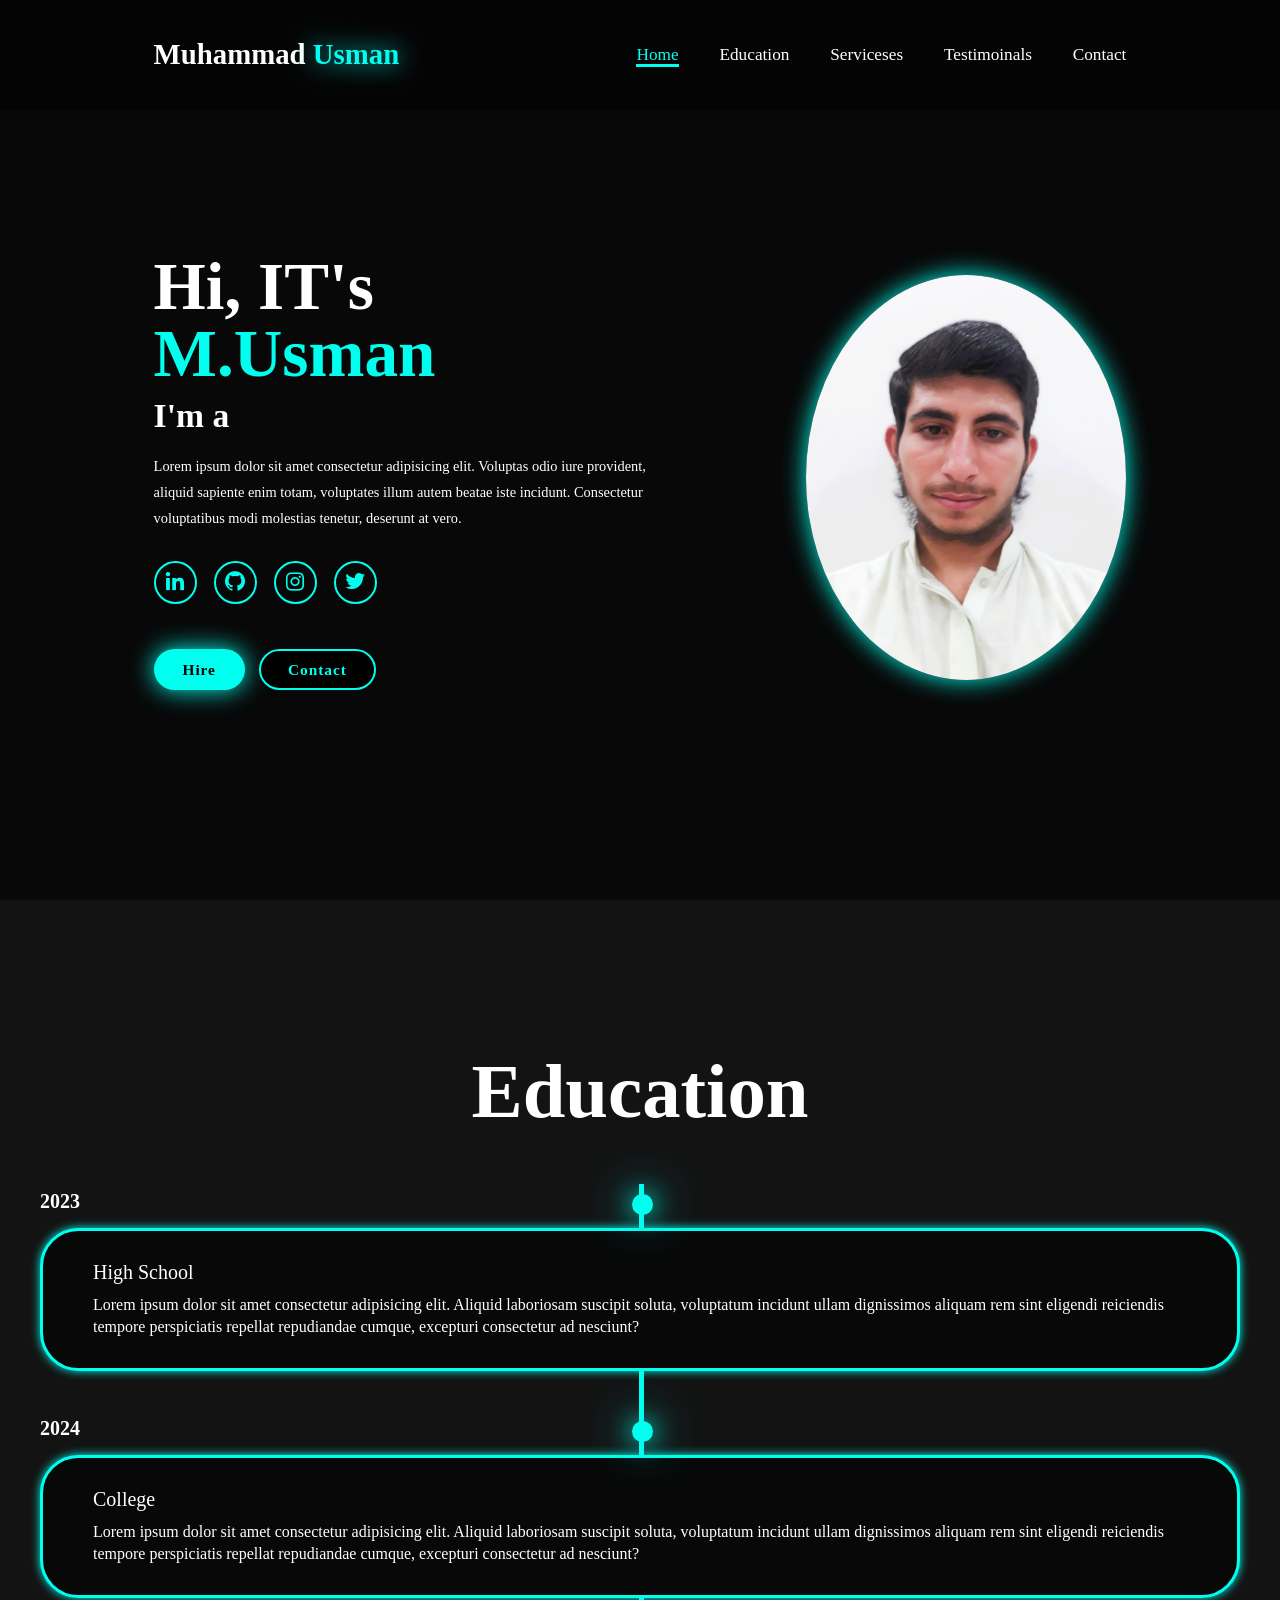
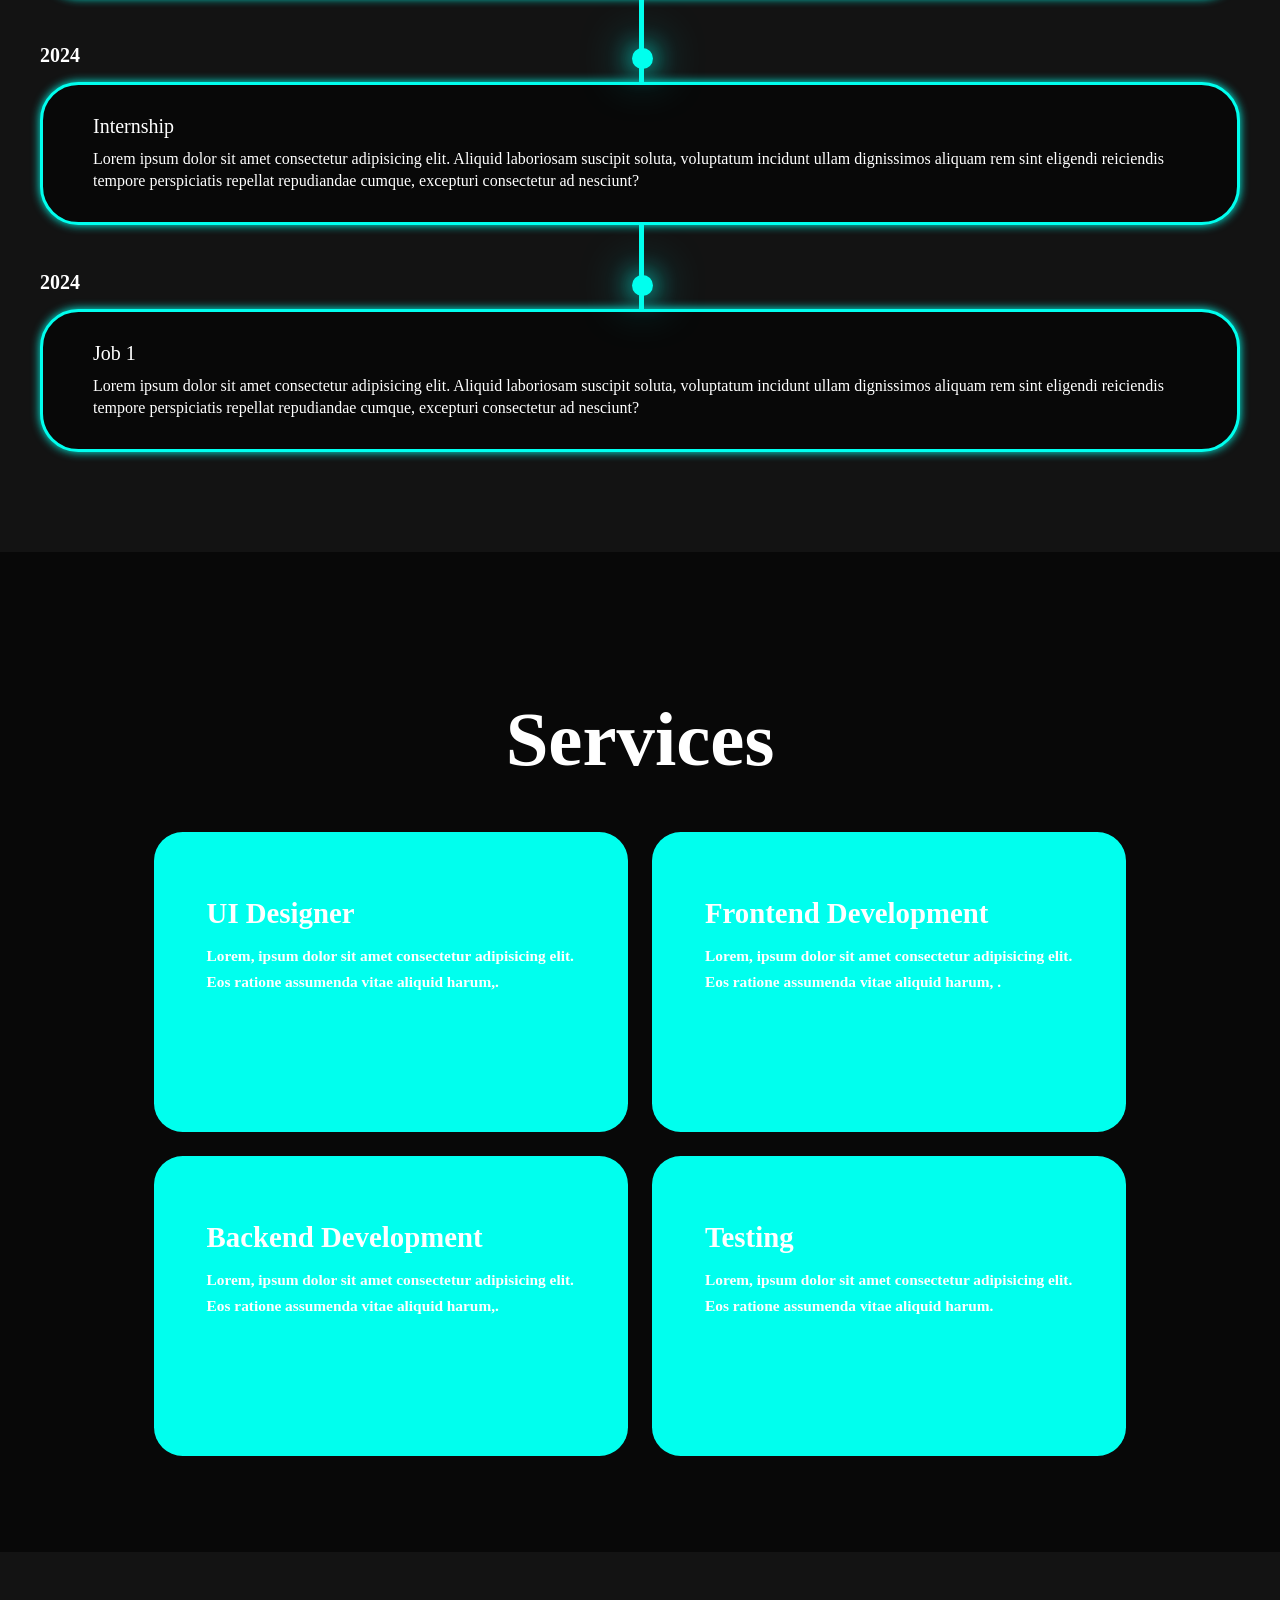
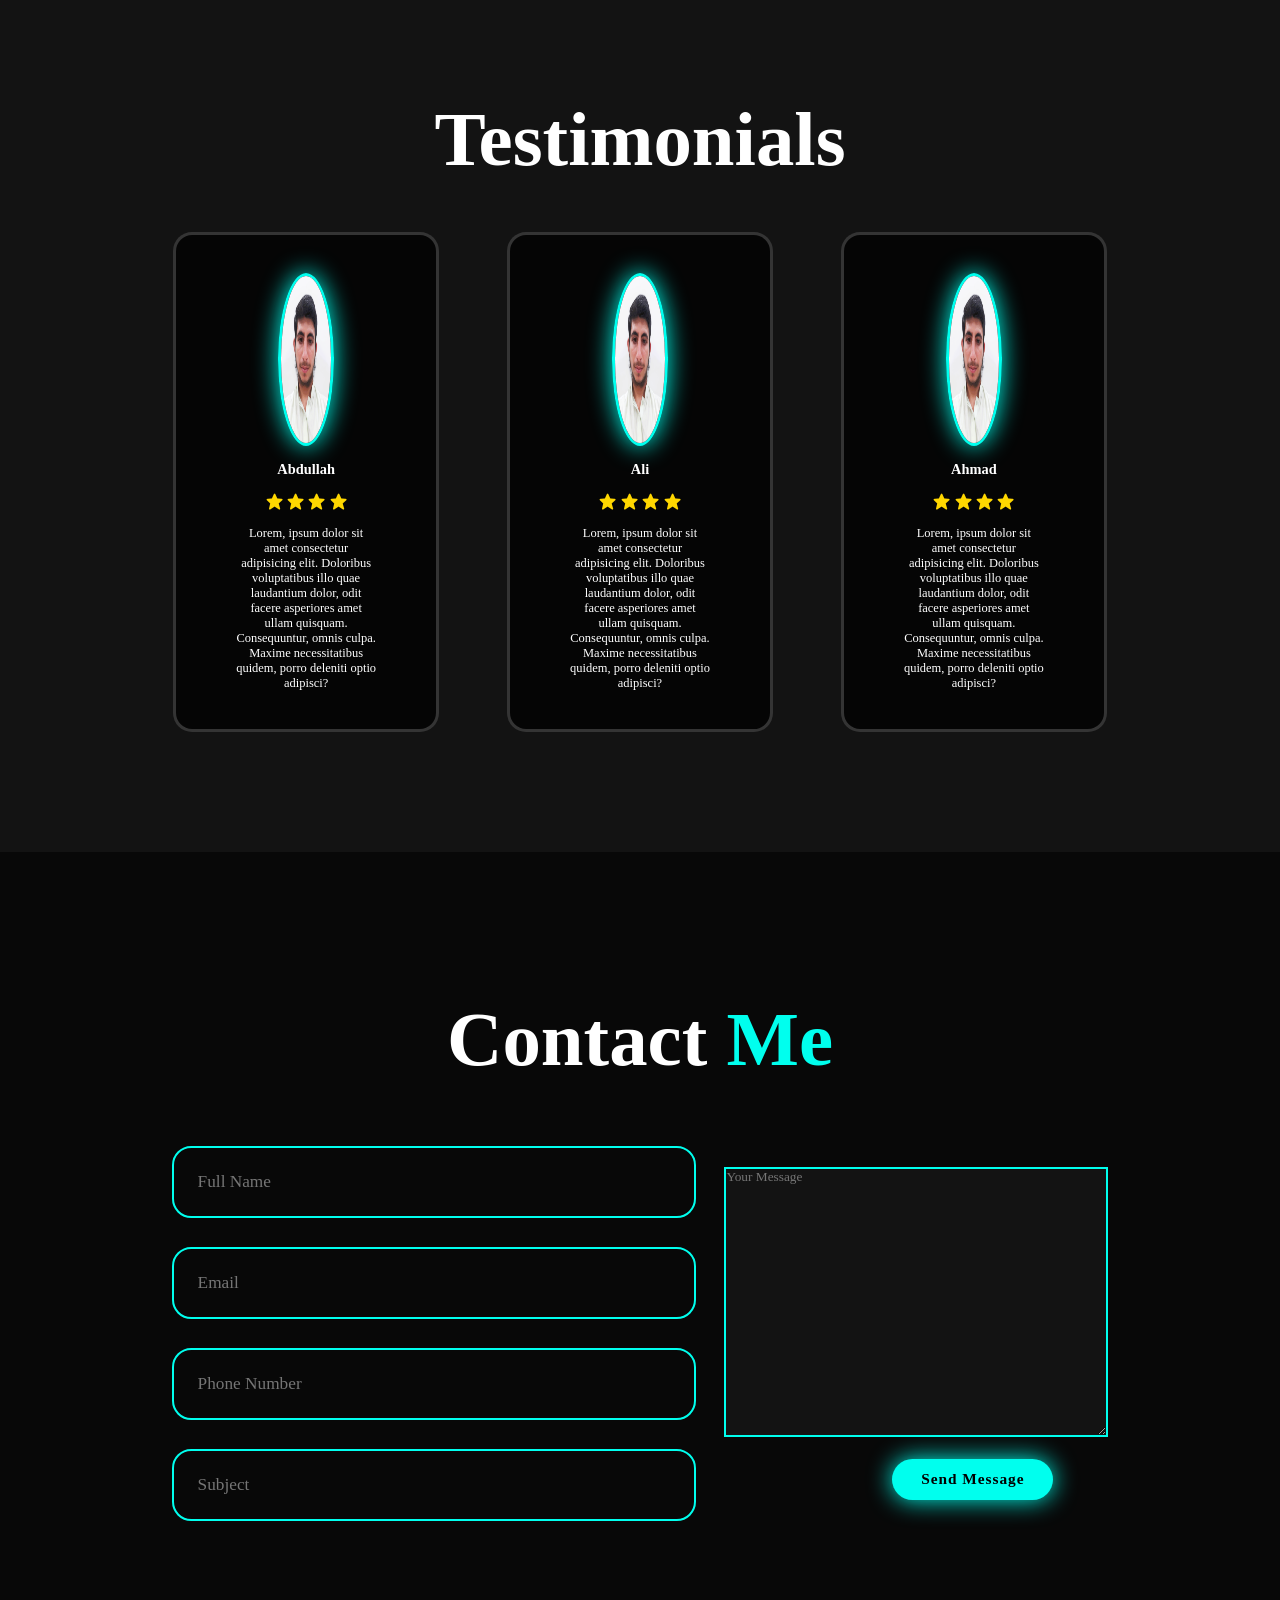
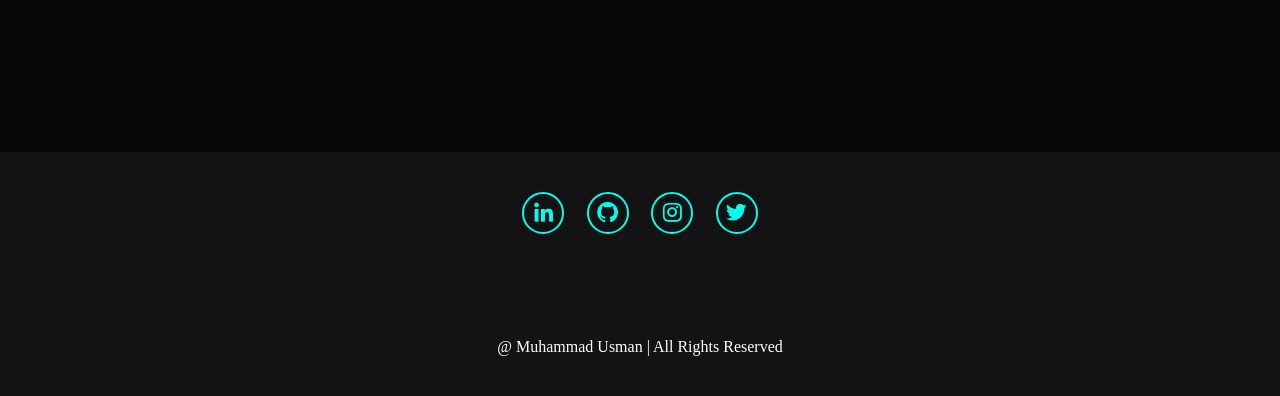
<file: My Portfolio/index.html>
<!DOCTYPE html>
<html lang="en">
<head>
    <meta charset="UTF-8">
    <meta name="viewport" content="width=device-width, initial-scale=1.0">
    <title>Portfolio</title>
    <link rel="stylesheet" href="style.css">
    <link href='https://unpkg.com/boxicons@2.1.4/css/boxicons.min.css' rel='stylesheet'>
</head>
<body>
    
    <header class="header">
        <a href="#home" class="logo">Muhammad
            <span>Usman</span></a>

            <i class='bx bx-menu' id="menu-icon"></i>

            <nav class="navbar">
                <a href="#home "class="active">Home</a>
                <a href="#education ">Education</a>
                <a href="#Services ">Serviceses</a>
                <a href="#testimoinals">Testimoinals</a>
                <a href="#contact">Contact</a>
            </nav>
    </header>

      <section class="home" id="home">
        <div class="home-content"><h1>Hi, IT's <span>M.Usman</span></h1>
        <h3 class="text-animation">I'm a   <span></span></h3>
        <p> 
            Lorem ipsum dolor sit amet consectetur adipisicing elit. Voluptas odio iure provident, aliquid sapiente enim totam, voluptates illum autem beatae iste incidunt. Consectetur voluptatibus modi molestias tenetur, deserunt at vero.</p>
      
           <div class="social-icons">
            <a href="#"><i class='bx bxl-linkedin'></i></a>
            <a href="#"><i class='bx bxl-github'></i></a>
            <a href="#"><i class='bx bxl-instagram'></i></a>
            <a href="#"><i class='bx bxl-twitter'></i></a>
           </div>
        
           <div class="btn-group">
            <a href="#" class="btn">Hire</a>
            <a href="#contact" class="btn">Contact</a>
           </div>  
        </div>

        <div class="home-img">
            <img src="./assets/me.png" alt="">
        </div>
      </section>
     
      <section class="education" id="education">
         <h2 class="heading">Education</h2>

         <div class="timeline-items">
            <div class="timeline-item">
                <div class="timeline-dot"> </div>
                    <div class="timeline-date">2023</div>
                    <div class="timeline-content">
                        <h3>High School</h3>
                        <p>Lorem ipsum dolor sit amet consectetur adipisicing elit. Aliquid laboriosam suscipit soluta, voluptatum incidunt ullam dignissimos aliquam rem sint eligendi reiciendis tempore perspiciatis repellat repudiandae cumque, excepturi consectetur ad nesciunt?</p>
                    </div>
               
            </div> 

            <div class="timeline-items">
                <div class="timeline-item">
                    <div class="timeline-dot">  </div>
                        <div class="timeline-date">2024</div>
                        <div class="timeline-content">
                            <h3>College</h3>
                            <p>Lorem ipsum dolor sit amet consectetur adipisicing elit. Aliquid laboriosam suscipit soluta, voluptatum incidunt ullam dignissimos aliquam rem sint eligendi reiciendis tempore perspiciatis repellat repudiandae cumque, excepturi consectetur ad nesciunt?</p>
                        </div>
                  
                </div> 

                <div class="timeline-items">
                    <div class="timeline-item">
                        <div class="timeline-dot"></div>
                            <div class="timeline-date">2024</div>
                            <div class="timeline-content">
                                <h3>Internship</h3>
                                <p>Lorem ipsum dolor sit amet consectetur adipisicing elit. Aliquid laboriosam suscipit soluta, voluptatum incidunt ullam dignissimos aliquam rem sint eligendi reiciendis tempore perspiciatis repellat repudiandae cumque, excepturi consectetur ad nesciunt?</p>
                            </div>
                        
                    </div> 

                    <div class="timeline-items">
                        <div class="timeline-item">
                            <div class="timeline-dot"></div>
                                <div class="timeline-date">2024</div>
                                <div class="timeline-content">
                                    <h3>Job 1</h3>
                                    <p>Lorem ipsum dolor sit amet consectetur adipisicing elit. Aliquid laboriosam suscipit soluta, voluptatum incidunt ullam dignissimos aliquam rem sint eligendi reiciendis tempore perspiciatis repellat repudiandae cumque, excepturi consectetur ad nesciunt?</p>
                                </div>
                            
                        </div> 
         </div>
      </section>


      <section class="Services" id="Services">
        <h2 class="heading">Services</h2>

        <div class="services-container">
            <div class="services-box">
                <div class="services-info">
                    <h4>UI Designer</h4>
                    <p>Lorem, ipsum dolor sit amet consectetur adipisicing elit. Eos ratione assumenda vitae aliquid harum,.</p>
                </div>
            </div>

            <div class="services-box">
                <div class="services-info">
                    <h4>Frontend Development</h4>
                    <p>Lorem, ipsum dolor sit amet consectetur adipisicing elit. Eos ratione assumenda vitae aliquid harum, .</p>
                </div>
            </div>

            <div class="services-box">
                <div class="services-info">
                    <h4>Backend Development</h4>
                    <p>Lorem, ipsum dolor sit amet consectetur adipisicing elit. Eos ratione assumenda vitae aliquid harum,.</p>
                </div>
            </div>

            <div class="services-box">
                <div class="services-info">
                    <h4>Testing</h4>
                    <p>Lorem, ipsum dolor sit amet consectetur adipisicing elit. Eos ratione assumenda vitae aliquid harum.</p>
                </div>
            </div>
        </div>
      </section>


   <section class="testimoinals" id="testimoinals">
    <div class="testimoinals-box">
        <h2 class="heading">Testimonials</h2>

        <div class="wrapper">
            <div class="testimoinals-item">
                <img src="./assets/me.png" alt="">
                <h2>Abdullah</h2>
                <div class="rating">
                    <i class='bx bxs-star' id="star"></i>
                    <i class='bx bxs-star' id="star"></i>
                    <i class='bx bxs-star' id="star"></i>
                    <i class='bx bxs-star' id="star"></i>
                </div>
                <p>Lorem, ipsum dolor sit amet consectetur adipisicing elit. Doloribus voluptatibus illo quae laudantium dolor, odit facere asperiores amet ullam quisquam. Consequuntur, omnis culpa. Maxime necessitatibus quidem, porro deleniti optio adipisci?</p>
            </div>

            <div class="testimoinals-item">
                <img src="./assets/me.png" alt="">
                <h2>Ali</h2>
                <div class="rating">
                    <i class='bx bxs-star' id="star"></i>
                    <i class='bx bxs-star' id="star"></i>
                    <i class='bx bxs-star' id="star"></i>
                    <i class='bx bxs-star' id="star"></i>
                </div>
                <p>Lorem, ipsum dolor sit amet consectetur adipisicing elit. Doloribus voluptatibus illo quae laudantium dolor, odit facere asperiores amet ullam quisquam. Consequuntur, omnis culpa. Maxime necessitatibus quidem, porro deleniti optio adipisci?</p>
            </div>

            <div class="testimoinals-item">
                <img src="./assets/me.png" alt="">
                <h2>Ahmad</h2>
                <div class="rating">
                    <i class='bx bxs-star' id="star"></i>
                    <i class='bx bxs-star' id="star"></i>
                    <i class='bx bxs-star' id="star"></i>
                    <i class='bx bxs-star' id="star"></i>
                </div>
                <p>Lorem, ipsum dolor sit amet consectetur adipisicing elit. Doloribus voluptatibus illo quae laudantium dolor, odit facere asperiores amet ullam quisquam. Consequuntur, omnis culpa. Maxime necessitatibus quidem, porro deleniti optio adipisci?</p>
            </div>
        </div>
    </div>
   </section>


    <section class="contact" id="contact">
        <h2 class="heading">Contact <span>Me</span></h2>

        <form action="">
            <div class="input-group">
                <div class="input-box">
                    <input type="text" placeholder="Full Name">
                    <input type="email" placeholder="Email"> 
                </div>

                <div class="input-box">
                    <input type="number" placeholder="Phone Number">
                    <input type="text" placeholder="Subject">
                </div>
            </div>

            <div class="input-group-2">
                <textarea name="" id="" cols="30"
                rows="10" placeholder="Your Message"></textarea>
                <input type="submit" value="Send Message" class="btn1">
            </div>
        </form>
    </section>


      <footer class="footer">
        <div class="social">
            <a href="#"><i class='bx bxl-linkedin'></i></a>
            <a href="#"><i class='bx bxl-github'></i></a>
            <a href="#"><i class='bx bxl-instagram'></i></a>
            <a href="#"><i class='bx bxl-twitter'></i></a>
        </div>

        <ul class="list">
            <li><a href="#FAQ"></a></li>
            <li><a href="#Services"></a></li>
            <li><a href="#About Me"></a></li>
            <li><a href="#Contact"></a></li>
            <li><a href="#Testimoinals"></a></li>
        </ul>
        <p class="copyright">
            @ Muhammad Usman | All Rights Reserved
        </p>
      </footer>

</body>
<script src="sdript.js"></script>
</html>
</file>
<file: My Portfolio/style.css>
* {
  margin: 0;
  padding: 0;
  box-sizing: border-box;
  text-decoration: none;
  border: none;
  outline: none;
  scroll-behavior: smooth;
  font-family: "Poppins", serif;
  ;
}

:root {
  --bg-color: #080808;
  --second-bg-color: #131313;
  --text-color: white;
  --main-color: #00ffee;
}

html {
  font-size: 60%;
  overflow-x: hidden;
}

body {
  background: var(--bg-color);
  color: var(--text-color);
}

.header {
  position: fixed;
  top: 0;
  left: 0;
  width: 100%;
  padding: 4rem 12% 4rem;
  background: rgba(0, 0, 0, 0.404);
  backdrop-filter: blur(10px);
  display: flex;
  justify-content: space-between;
  align-items: center;
  z-index: 5;
}

.logo {
  font-size: 3rem;
  color: var(--text-color);
  font-weight: 800;
  cursor: pointer;
  transition: 0.3s ease;
}

.logo:hover {
  transform: scale(1.1);
}

.logo span {
  text-shadow: 0 0 25px var(--main-color);
}

.navbar a {
  font-size: 1.8rem;
  color: var(--text-color);
  font-weight: 500;
  margin-left: 4rem;
  transition: 0.3s ease;
  border-bottom: 3px solid transparent;
}

.navbar a:hover,
.navbar a.active {
  color: var(--main-color);
  border-bottom: 3px solid var(--main-color);
}

#menu-icon {
  font-size: 3.6rem;
  color: var(--main-color);
  display: none;
}

section {
  min-height: 100vh;
  padding: 10rem 12% 10rem;
}

.home {
  display: flex;
  justify-content: center;
  align-items: center;
  gap: 15rem;
}

.home-content {
  display: flex;
  justify-content: center;
  flex-direction: column;
  align-items: baseline;
  text-align: left;
  margin-top: 3rem;
}

span {
  color: var(--main-color);
}

.logo span {
  color: var(--main-color);
}

.home-content h3 {
  margin-bottom: 2rem;
  margin-top: 1rem;
  font-size: 3.5rem;
}

.home-content h1 {
  font-size: 7rem;
  font-weight: 700;
  margin-top: 1.5rem;
  line-height: 1;
}

.home-img {
  border-radius: 50%;
}

.home-img img {
  position: relative;
  top: 3rem;
  width: 25vw;
  height: 45vh;
  border-radius: 60%;
  box-shadow: 0 0 25px var(--main-color);
  cursor: pointer;
  transition: 0.4s ease-in-out;
}

.home-img img:hover {
  box-shadow: 0 0 25px var(--main-color),
    0 0 50px var(--main-color),
    0 0 100px var(--main-color);
}

.home-content p {
  font-size: 1.5rem;
  font-weight: 500;
  line-height: 1.8;
  max-width: 1000px;
}

.social-icons a {
  display: inline-flex;
  justify-content: center;
  align-items: center;
  width: 4.5rem;
  height: 4.5rem;
  background: transparent;
  border: 2px solid var(--main-color);
  font-size: 2.5rem;
  border-radius: 50%;
  color: var(--main-color);
  margin: 3rem 1.5rem 3rem 0;
  transition: 0.3s ease-in-out;
}

.social-icons a:hover {
  color: var(--text-color);
  transform: scale(1.3) translatey(-5px);
  box-shadow: 0 0 25px var(--main-color);
  background-color: var(--main-color);
}

.btn {
  display: inline-block;
  padding: 1rem 2.8rem;
  background: var(--main-color);
  box-shadow: 0 0 25px var(--main-color);
  border-radius: 4rem;
  font-size: 1.6rem;
  color: black;
  border: 2px solid transparent;
  letter-spacing: 0.1rem;
  font-weight: 600;
  transition: 0.3s ease-in-out;
  cursor: pointer;
}

.btn:hover {
  transform: scale(1.05);
  box-shadow: 0 0 50px var(--main-color);
}

.btn-group {
  display: flex;
  align-items: center;
  gap: 1.5rem;
  margin-top: 1.7rem;
}

.btn-group a:nth-of-type(2) {
  background-color: black;
  color: var(--main-color);
  border: 2px solid var(--main-color);
  box-shadow: 0 0 25px transparent;
}

.btn-group a:nth-of-type(2):hover {
  box-shadow: 0 0 25px var(--main-color);
  background: var(--main-color);
  color: black;
}
.text-animation {
  font-size: 34px;
  font-weight: 600;
  min-width: 280px;
}

.text-animation span {
  position: relative;
}

.text-animation span::before {
  content: "Web Developer";
  color: var(--main-color);
  animation: words 20s infinite;
}

.text-animation span::after {
  content: "";
  background-color: var(--bg-color);
  position: absolute;
  width: calc(100% + 8px);
  height: 100%;
  border-left: 3px solid var(--bg-color);
  right: -8px;
  animation: cursor 0.6s infinite, typing 20s steps(14) infinite;
}

@keyframes cursor {
  to {
    border-left: 2px solid var(--main-color);
  }
}

@keyframes words {
  0%, 20% {
    content: "Frontend Designer";
  }
  21%, 40% {
    content: "Web Designer";
  }
  41%, 60% {
    content: "UI / UX Designer";
  }
  61%, 80% {
    content: "Web Developer";
  }
  81%, 100% {
    content: "Software Tester";
  }
}

@keyframes typing {
  10%, 15%, 30%, 35%, 50%, 55%, 70%, 75%, 90%, 95% {
    width: 0;
  }
  5%, 20%, 25%, 40%, 45%, 60%, 65%, 80%, 85% {
    width: calc(100% + 8px);
  }
}






.heading {
  font-size: 8rem;
  text-align: center;
  margin: 5rem 0;
}

.education {
  padding: 100px 15px;
  background: var(--second-bg-color);
}

.education h2 {
  margin-bottom: 5rem;
}

.timeline-items {
  max-width: 1200px;
  margin: auto;
  display: flex;
  flex-wrap: wrap;
  position: relative;
}

.timeline-items::before {
  content: "";
  position: absolute;
  width: 5px;
  height: 100%;
  background-color: var(--main-color);
  left: calc(50% - 1px);
}

.timeline-item {
  margin-bottom: 40px;
  width: 100%;
  position: relative;
}

.timeline-item:last-child {
  margin-bottom: 0;
}

.timeline-item:nth-child(add) {
  padding-right: calc(50% + 30px);
  text-align: right;
}

.timeline-item:nth-child(even) {
  padding-left: calc(50% + 30px);
}

.timeline-dot {
  height: 21px;
  width: 21px;
  background-color: var(--main-color);
  box-shadow: 0 0 25px var(--main-color),
    0 0 50px var(--main-color);
  position: absolute;
  left: calc(50% - 8px);
  border-radius: 50%;
  top: 10px;

}

.timeline-date {
  font-size: 20px;
  font-weight: 800;
  color: white;
  margin: 6px 0 15px;
}

.timeline-content {
  background-color: var(--bg-color);
  border: 3px solid var(--main-color);
  padding: 30px 50px;
  border-radius: 4rem;
  box-shadow: 0 0 10px var(--main-color);
  cursor: pointer;
  transition: 0.3s ease-in-out;
}

.timeline-content:hover {
  transform: scale(1.05);
  box-shadow: 0 0 25 var(--main-color);
}

.timeline-content h3 {
  font-size: 20px;
  color: white;
  margin: 0 0 10px;
  font-weight: 500;
}

.timeline-content p {
  color: white;
  font-size: 16px;
  font-weight: 300;
  line-height: 22px;
}

::wwebkit-scrollbar {
  width: 150px;
}

::wwebkit-scrollbar-track {
  background-color: var(--bg-color);
}

::wwebkit-scrollbar-thumb {
  background-color: var(--main-color);
  width: 50px;
}

.sevices {
  background: var(--bg-color);
  color: black;
}

.services h2 {
  margin-bottom: 5rem;
  color: white;
}

.services-container {
  display: grid;
  grid-template-columns: repeat(2, 1fr);
  align-items: center;
  gap: 2.5rem;
}

.services-box {
  background-color: var(--main-color);
  height: 300px;
  border-radius: 3rem;
  border: 5px solid transparent;
  cursor: pointer;
  transition: 0.4s ease-in-out;
}

.services-box:hover {
  background: white;
  color: black;
  border: 5px solid var(--main-color);
  transform: scale(1.03);
}

.services-box .services-info {
  display: flex;
  flex-direction: column;
  text-align: left;
  max-height: 200px;
  justify-content: left;
  align-items: baseline;
  padding: 5rem 5rem;
}

.services-info h4 {
  font-size: 3rem;
  font-weight: 800;
  line-height: 2;
}

.services-info p {
  font-size: 1.6rem;
  font-weight: 600;
  max-height: 100px;
  line-height: 1.7;
  margin: auto;
}

.testimoinals {
  background: var(--second-bg-color);
}

.testimoinals-box {
  background-size: cover;
  display: flex;
  align-items: center;
  justify-content: center;
  flex-direction: column;
}

.testimoinals .heading {
  margin-bottom: 5rem;
}

.testimoinals-box img {
  width: 40%;
  height: 40%;
  border-radius: 70%;
  border: 3px solid var(--main-color);
  box-shadow: 0 0 25px var(--main-color);
}

.wrapper {
  display: grid;
  grid-template-columns: repeat(3, 1fr);
  gap: 3rem;
}

.testimoinals-item {
  min-height: 500px;
  max-width: 450px;
  background: rgba(0, 0, 0, 0.7);
  border: 3px solid rgba(238, 238, 238, 0.2);
  border-radius: 2rem;
  margin: 0 2rem;
  padding: 30px 60px;
  cursor: pointer;
  display: flex;
  flex-direction: column;
  align-items: center;
  justify-content: center;
  text-align: center;
  gap: 1.5rem;
  color: white;
  transition: 0.4s ease-in-out;
}

.testimoinals-item:hover {
  border: 3px solid var(--main-color);
  transform: translateY(-10px) scale(1.03);
  box-shadow: 0 0 25px var(--main-color);
}

.testimoinals-item h3 {
  font-size: 1.3rem;
}

.testimoinals-item p {
  font-size: 1.3rem;
}

#star {
  color: gold;
  font-size: 2rem;
}

.contact {
  background-color: var(--bg-color);
}

.contact h2 {
  margin-bottom: 3rem;
  color: white;
}

.contact form {
  display: flex;
  align-items: center;
  justify-content: center;
  gap: 3rem;
  margin: 5rem auto;
  text-align: center;
}

.contact form .input-box {
  display: flex;
  justify-content: center;
  flex-wrap: wrap;
}

.contact form .input-box input,
.contct form textarea {
  width: 100%;
  padding: 2.5rem;
  color: var(--text-color);
  background-color: var(--bg-color);
  border: 2px solid var(--main-color);
  font-size: 1.8rem;
  border-radius: 2rem;
  margin: 1.5rem 0;
  resize: none;
}

.contact form textarea {
  background-color: var(--second-bg-color);
  width: 30vw;
  height: 30vh;
  border: 2px solid var(--main-color);
}


.contact form .btn1 {
  display: flex;
  justify-content: center;
  align-items: center;
  padding: 1rem 2.8rem;
  background: var(--main-color);
  box-shadow: 0 0 25px var(--main-color);
  border-radius: 4rem;
  font-size: 1.6rem;
  color: black;
  border: 2px solid transparent;
  letter-spacing: 0.1rem;
  font-weight: 600;
  transition: 0.3s ease-in-out;
  cursor: pointer;
  margin-top: 2rem;
  margin-left: 17.5rem;

}

.contact form .btn1:hover {
  transform: scale(1.05);
  box-shadow: 0 0 50px var(--main-color);
}

.footer {
  position: relative;
  bottom: 0;
  width: 100%;
  padding: 40px 0;
  background-color: var(--second-bg-color);
}

.footer .social {
  text-align: center;
  padding-bottom: 25px;
  color: var(--main-color);
}

.footer .social a {
  font-size: 25px;
  color: var(--main-color);
  border: 2px solid var(--main-color);
  width: 42px;
  height: 42px;
  line-height: 42px;
  display: inline-block;
  text-align: center;
  border-radius: 50%;
  margin: 0 10px;
  transition: 0.3s ease-in-out;
}

.footer .social a:hover {
  transform: scale(1.2) translateY(-10px);
  background-color: var(--main-color);
  color: black;
  box-shadow: 0 0 25px var(--main-color);
}

.footer ul {
  margin-top: 0;
  padding: 0;
  font-size: 18px;
  line-height: 1.6;
  margin-bottom: 0;
  text-align: center;
}

.footer ul li a {
  color: white;
  border-bottom: 3px solid transparent;
  transition: 0.3s ease-in-out;
}

.footer ul li a:hover {
  border-bottom: 3px solid var(--main-color);
}

.footer ul li {
  display: inline-block;
  padding: 0 15px;
}

.footer .copyright {
  margin-top: 50px;
  text-align: center;
  font-size: 16px;
  color: white;
}

@media screen and (max-width:1085px) {
  html {
    font-size: 55%;
  }

  .services-container {
    padding-bottom: 7rem;
    grid-template-columns: repeat(2.1fr);
  }
}
@media screen and (max-width: 991px) {
  .header {
    padding: 2rem 3%;
  }

  .section {
    padding: 10rem 3% 2rem;
  }

  .timeline-items::before {
    left: 7px;
  }

  .timeline-item:nth-child(odd),
  .timeline-item:nth-child(even) {
    padding-left: 37px;
    padding-right: 0;
    text-align: left;
  }

  .timeline-dot {
    left: 0;
  }

  .services {
    padding-bottom: 7rem;
  }

  .testimonials .wrapper {
    flex-direction: column;
    flex-wrap: wrap;
    width: 100vw;
  }

  .testimonials .testimoinals-item{
    width: 40vw;
  }

  .input-box{
    width: 150px;
  }

  .footer {
    padding: 2rem 3%;
    margin: 20px;
  }
}
</file>
